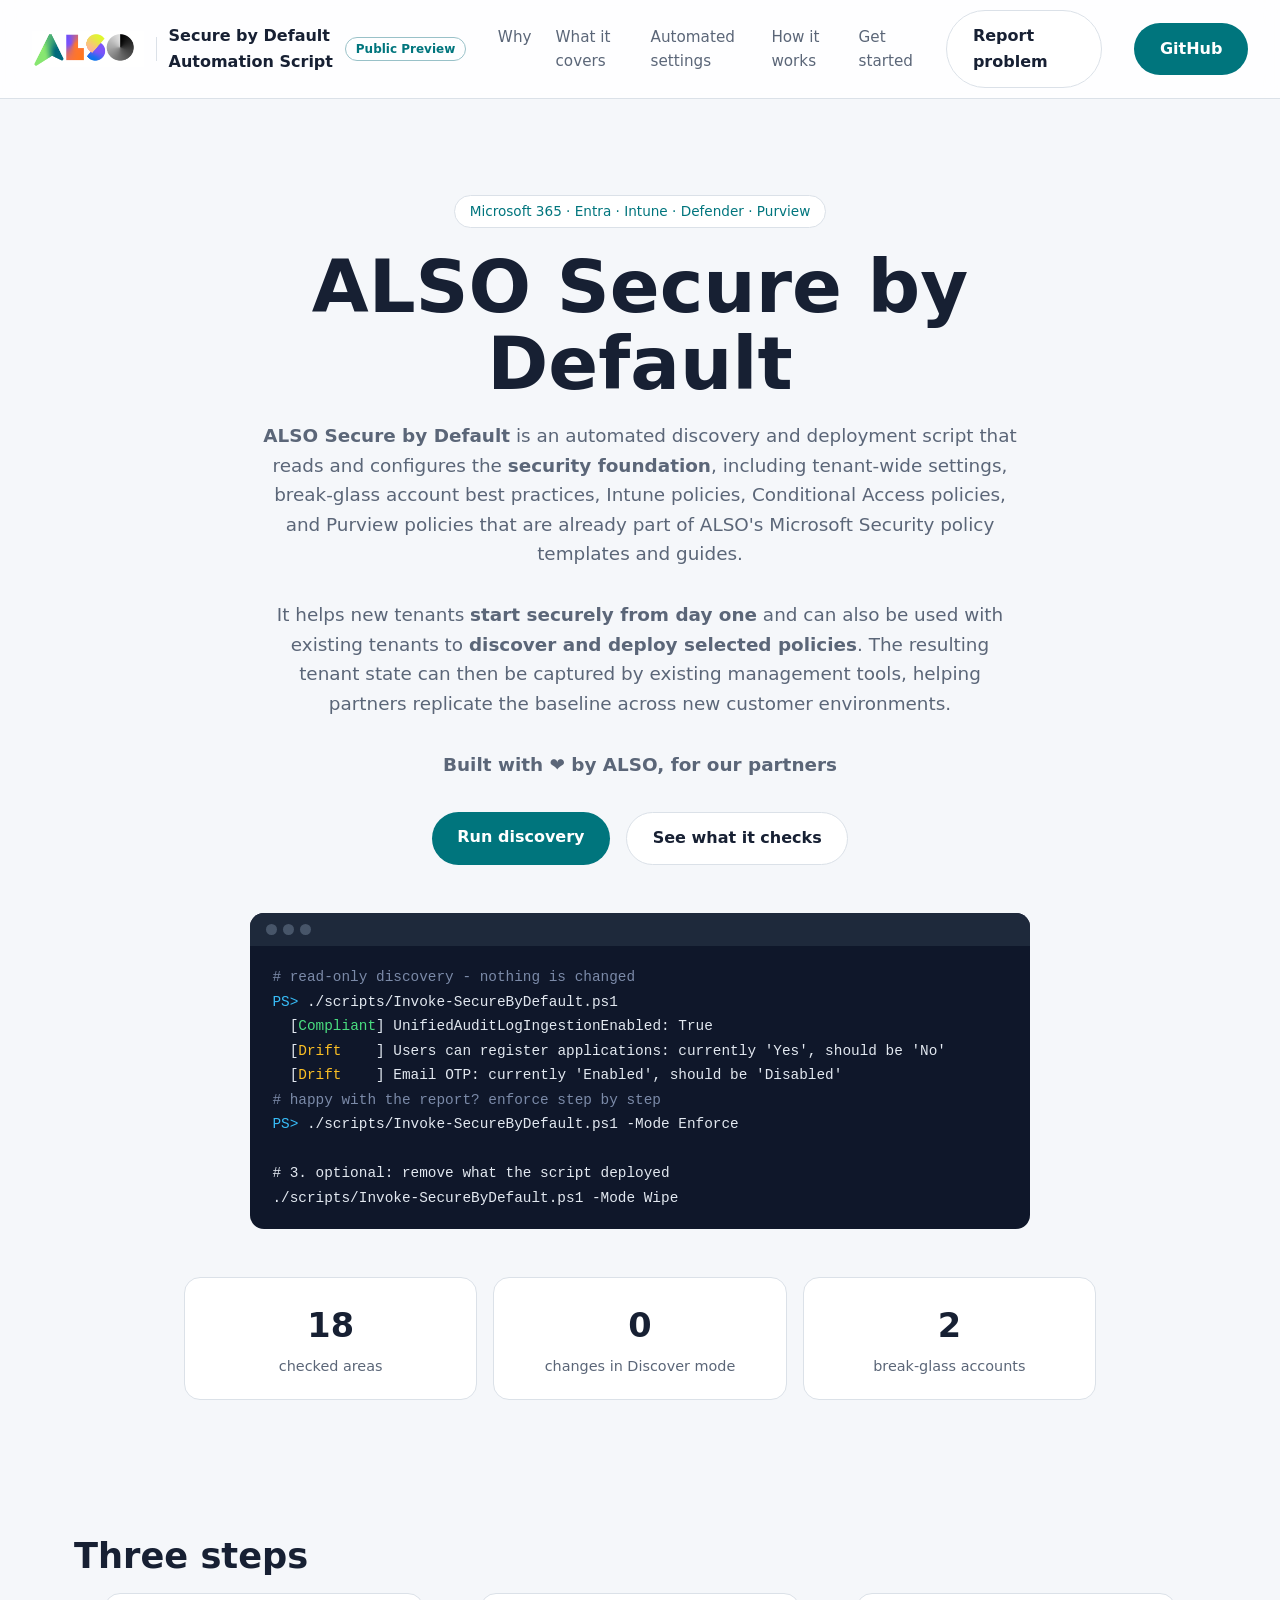
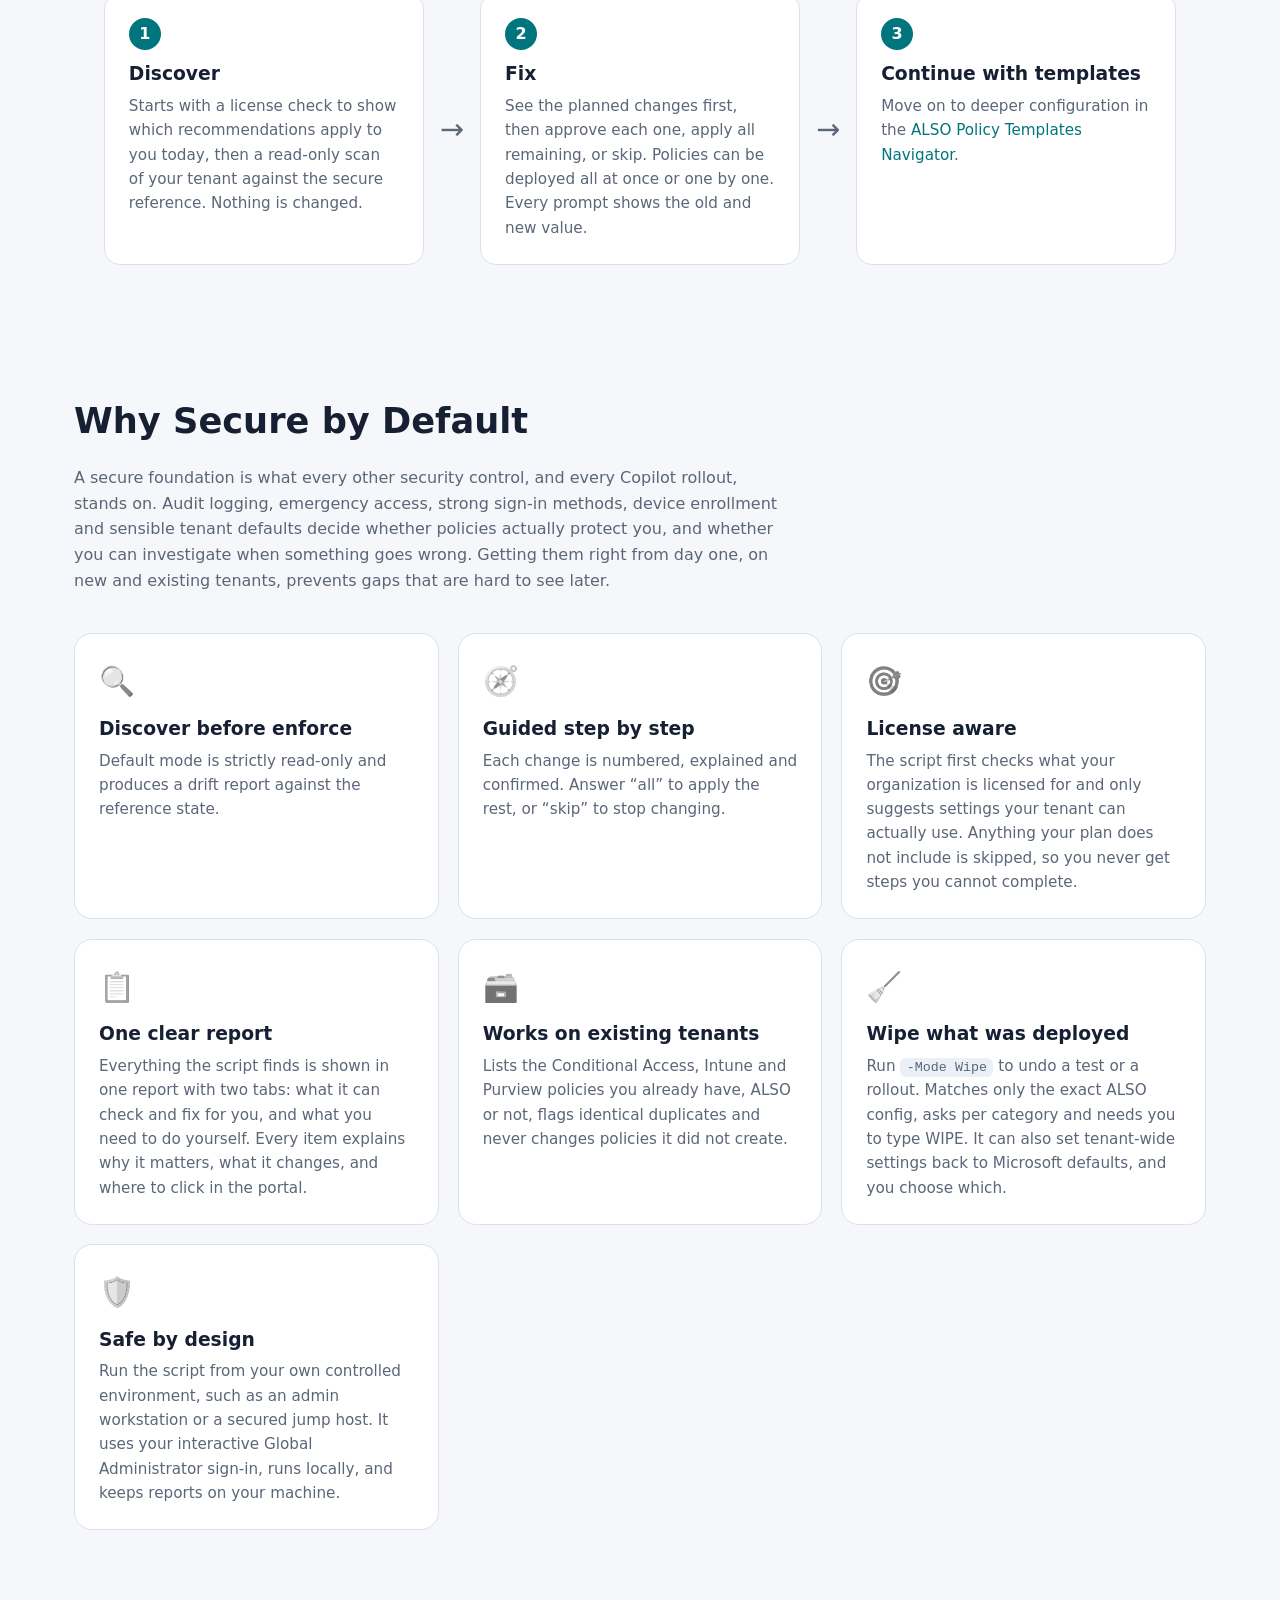
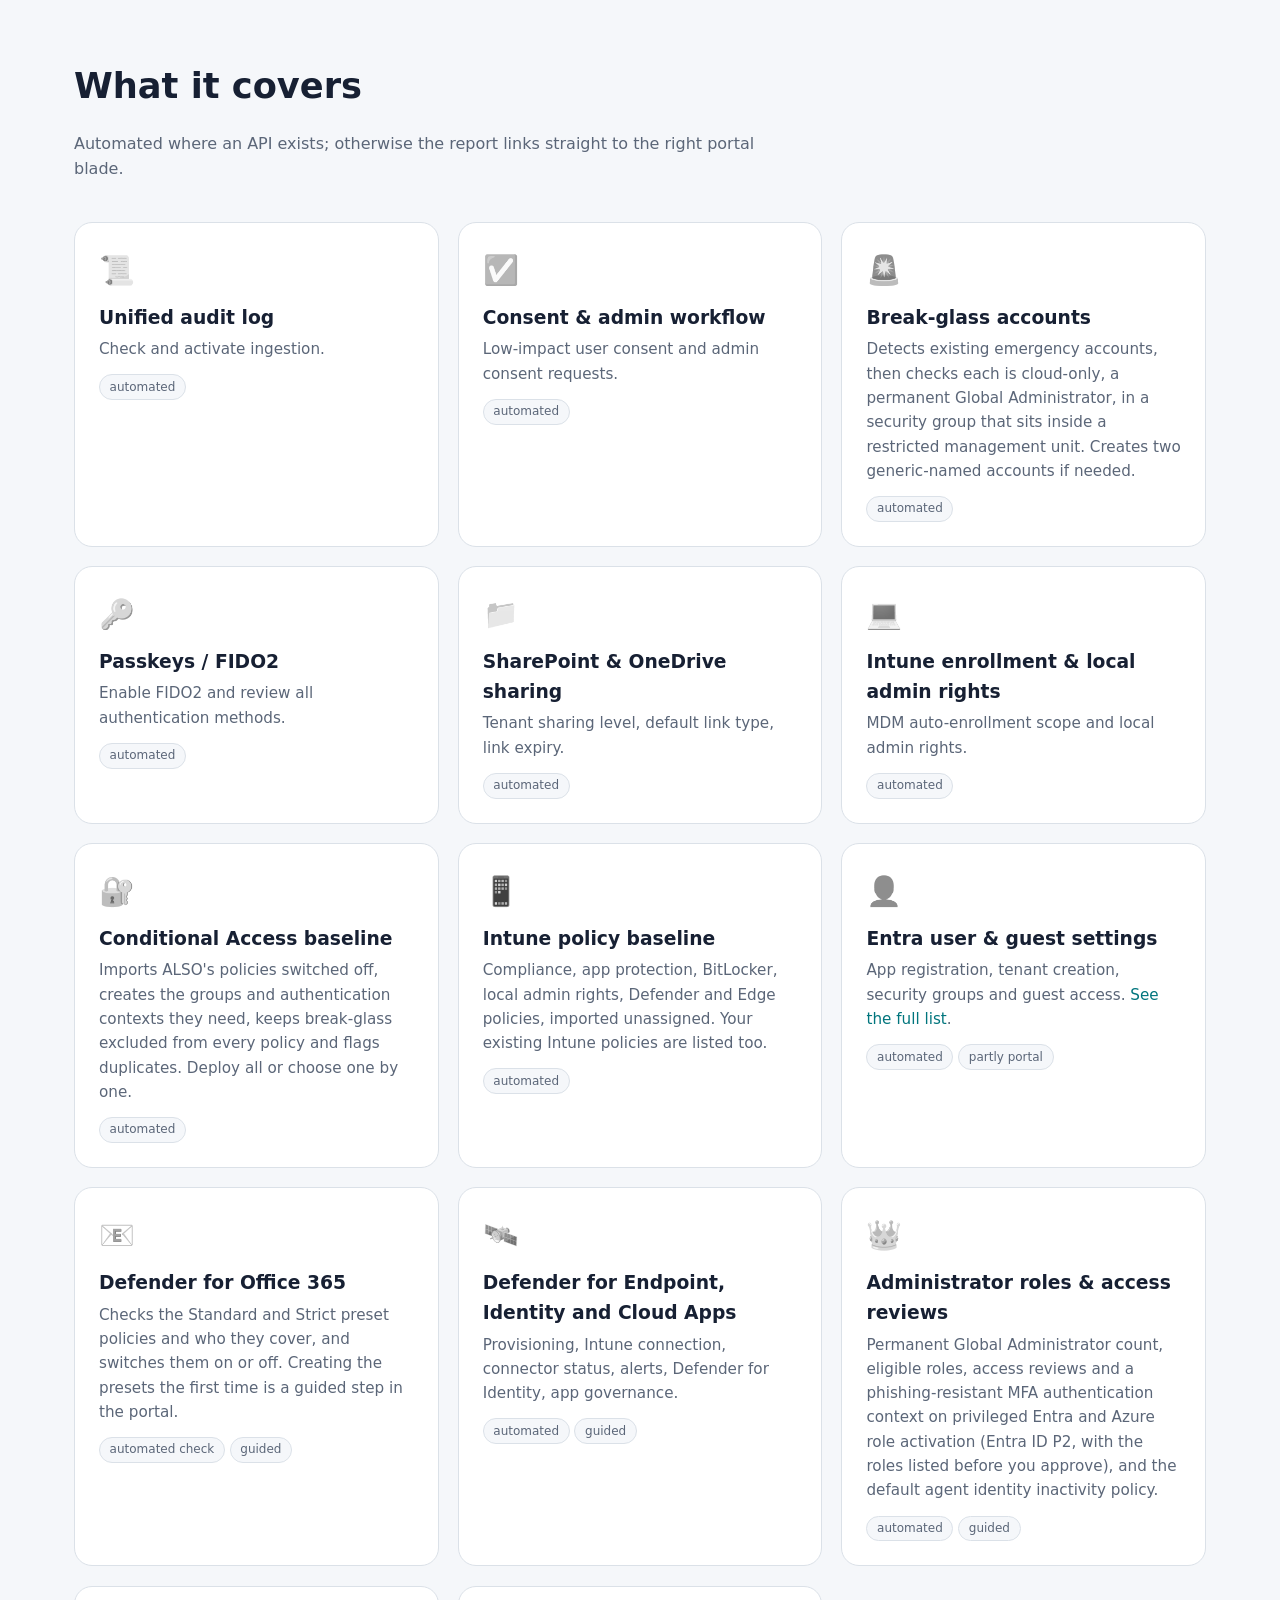
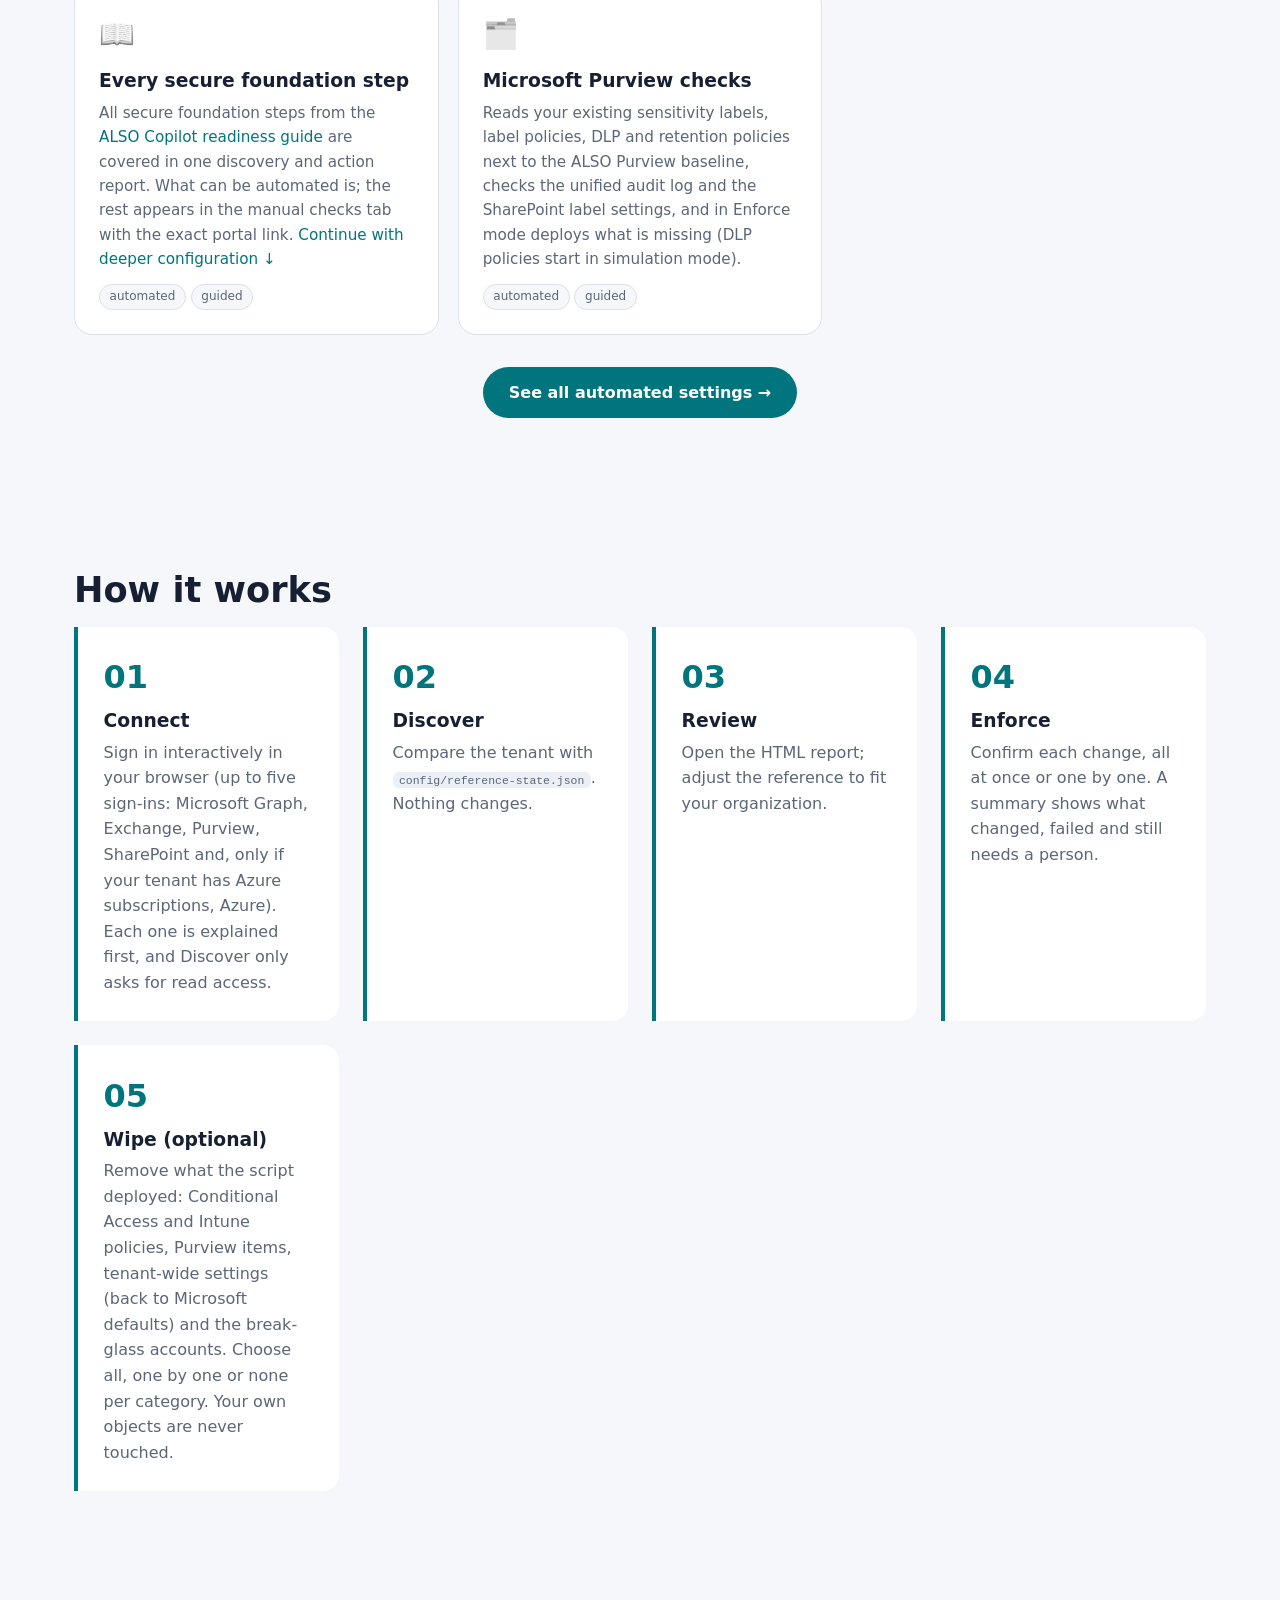
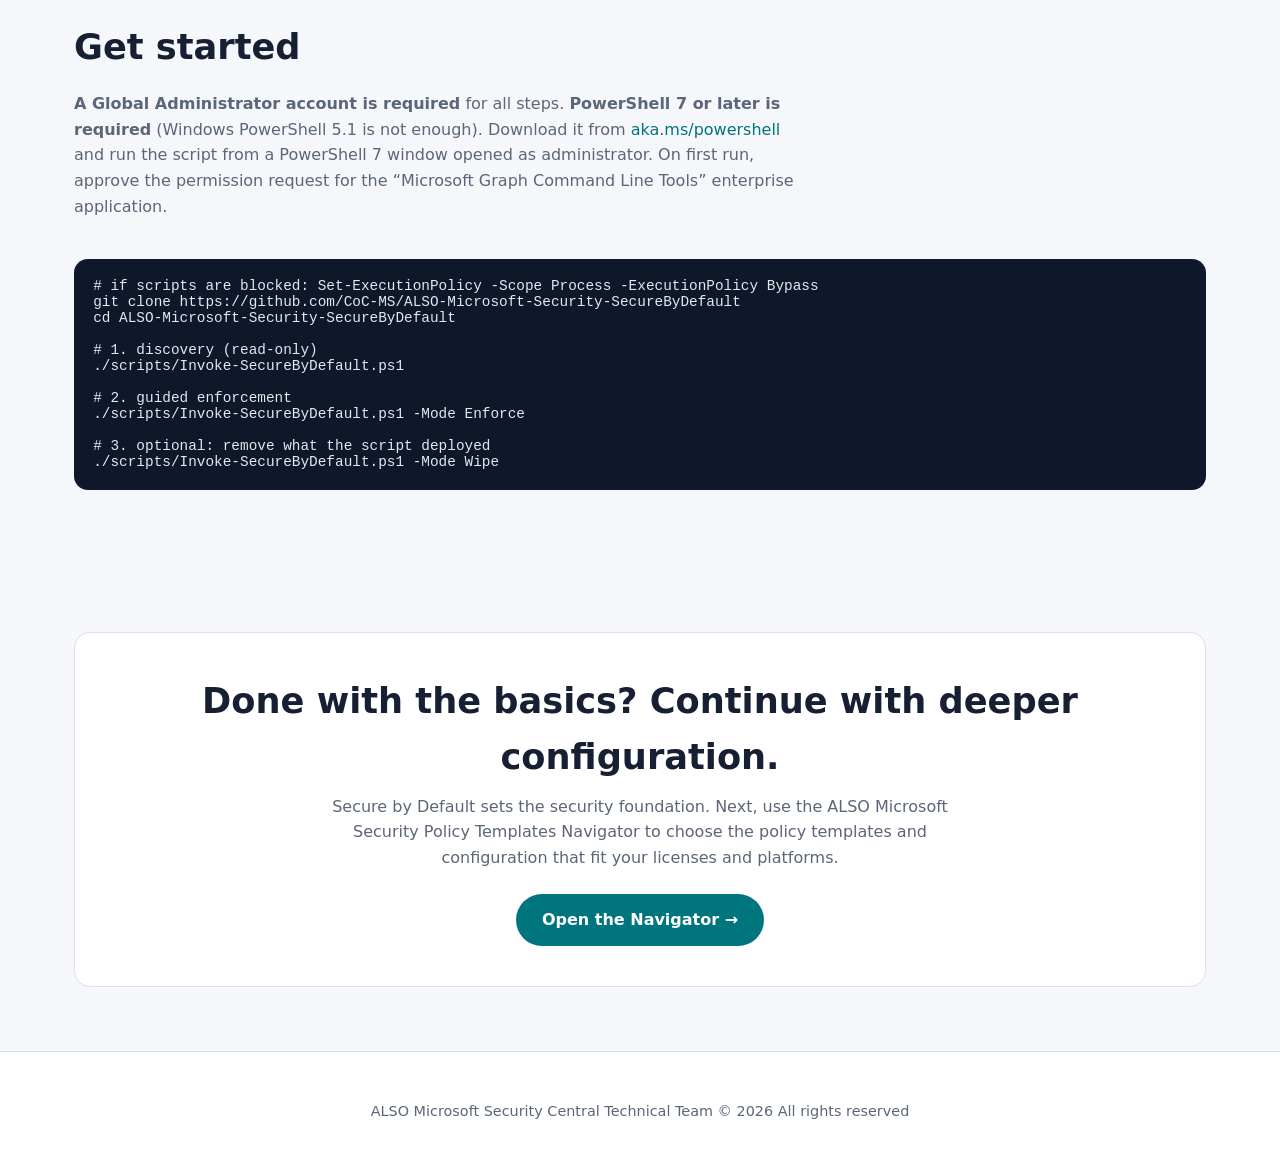
<file: docs/index.html>
<!doctype html>
<html lang="en">
<head>
<meta charset="utf-8">
<meta name="viewport" content="width=device-width,initial-scale=1">
<title>ALSO Secure by Default - secure Microsoft 365 tenants from day 1</title>
<meta name="description" content="Automation script that sets tenant-wide Microsoft 365 security prerequisites not covered by ALSO JSON configuration files. Discover first, enforce second.">
<link rel="stylesheet" href="style.css">
</head>
<body>
<header>
  <a class="logo" href="#top" aria-label="ALSO Secure by Default"><img src="also-logo.png" alt="ALSO"><span class="brand-divider"></span><span class="brand-product">Secure by Default Automation Script</span><span class="brand-preview">Public Preview</span></a>
  <nav><a href="#why">Why</a><a href="#covers">What it covers</a><a href="automated-settings.html">Automated settings</a><a href="#how">How it works</a><a href="#start">Get started</a></nav>
  <a class="btn ghost" href="https://github.com/CoC-MS/ALSO-Microsoft-Security-SecureByDefault/issues/new/choose" title="Report a problem on GitHub (sign-in required)">Report problem</a>
  <a class="btn" href="https://github.com/CoC-MS/ALSO-Microsoft-Security-SecureByDefault">GitHub</a>
</header>

<main id="top">
<div class="hero">
  <span class="pill">Microsoft 365 &middot; Entra &middot; Intune &middot; Defender &middot; Purview</span>
  <h1>ALSO Secure by Default</h1>
  <p><b>ALSO Secure by Default</b> is an automated discovery and deployment script that reads and configures the <b>security foundation</b>, including tenant-wide settings, break-glass account best practices, Intune policies, Conditional Access policies, and Purview policies that are already part of ALSO's Microsoft Security policy templates and guides.</p>
  <p>It helps new tenants <b>start securely from day one</b> and can also be used with existing tenants to <b>discover and deploy selected policies</b>. The resulting tenant state can then be captured by existing management tools, helping partners replicate the baseline across new customer environments.</p>
  <p><b>Built with &#10084;&#65039; by ALSO, for our partners</b></p>
  <div class="cta"><a class="btn" href="#start">Run discovery</a><a class="btn ghost" href="#covers">See what it checks</a></div>
  <div class="term"><div class="bar"><i></i><i></i><i></i></div>
<pre><span class="c"># read-only discovery - nothing is changed</span>
<span class="b">PS&gt;</span> ./scripts/Invoke-SecureByDefault.ps1
  [<span class="g">Compliant</span>] UnifiedAuditLogIngestionEnabled: True
  [<span class="y">Drift    </span>] Users can register applications: currently 'Yes', should be 'No'
  [<span class="y">Drift    </span>] Email OTP: currently 'Enabled', should be 'Disabled'
<span class="c"># happy with the report? enforce step by step</span>
<span class="b">PS&gt;</span> ./scripts/Invoke-SecureByDefault.ps1 -Mode Enforce

# 3. optional: remove what the script deployed
./scripts/Invoke-SecureByDefault.ps1 -Mode Wipe</pre></div>
  <div class="stats">
    <div class="stat"><b>18</b><span>checked areas</span></div>
    <div class="stat"><b>0</b><span>changes in Discover mode</span></div>
    <div class="stat"><b>2</b><span>break-glass accounts</span></div>
  </div>
</div>

<section id="flow">
  <h2 class="reveal">Three steps</h2>
  
  <div class="flow">
    <div class="flow-step reveal"><span class="n">1</span><h3>Discover</h3><p>Starts with a license check to show which recommendations apply to you today, then a read-only scan of your tenant against the secure reference. Nothing is changed.</p></div>
    <div class="flow-arrow" aria-hidden="true">&rarr;</div>
    <div class="flow-step reveal"><span class="n">2</span><h3>Fix</h3><p>See the planned changes first, then approve each one, apply all remaining, or skip. Policies can be deployed all at once or one by one. Every prompt shows the old and new value.</p></div>
    <div class="flow-arrow" aria-hidden="true">&rarr;</div>
    <div class="flow-step reveal"><span class="n">3</span><h3>Continue with templates</h3><p>Move on to deeper configuration in the <a href="https://coc-ms.github.io/ALSO-security-policy-templates-navigator/">ALSO Policy Templates Navigator</a>.</p></div>
  </div>
</section>



<section id="why">
  <h2 class="reveal">Why Secure by Default</h2>
  <p class="sub reveal">A secure foundation is what every other security control, and every Copilot rollout, stands on. Audit logging, emergency access, strong sign-in methods, device enrollment and sensible tenant defaults decide whether policies actually protect you, and whether you can investigate when something goes wrong. Getting them right from day one, on new and existing tenants, prevents gaps that are hard to see later.</p>
  <div class="grid">
    <div class="card reveal"><div class="ic">🔍</div><h3>Discover before enforce</h3><p>Default mode is strictly read-only and produces a drift report against the reference state.</p></div>
    <div class="card reveal"><div class="ic">🧭</div><h3>Guided step by step</h3><p>Each change is numbered, explained and confirmed. Answer &ldquo;all&rdquo; to apply the rest, or &ldquo;skip&rdquo; to stop changing.</p></div>
    <div class="card reveal"><div class="ic">🎯</div><h3>License aware</h3><p>The script first checks what your organization is licensed for and only suggests settings your tenant can actually use. Anything your plan does not include is skipped, so you never get steps you cannot complete.</p></div>
    <div class="card reveal"><div class="ic">📋</div><h3>One clear report</h3><p>Everything the script finds is shown in one report with two tabs: what it can check and fix for you, and what you need to do yourself. Every item explains why it matters, what it changes, and where to click in the portal.</p></div>
    <div class="card reveal"><div class="ic">🗃️</div><h3>Works on existing tenants</h3><p>Lists the Conditional Access, Intune and Purview policies you already have, ALSO or not, flags identical duplicates and never changes policies it did not create.</p></div>
    <div class="card reveal"><div class="ic">🧹</div><h3>Wipe what was deployed</h3><p>Run <code>-Mode Wipe</code> to undo a test or a rollout. Matches only the exact ALSO config, asks per category and needs you to type WIPE. It can also set tenant-wide settings back to Microsoft defaults, and you choose which.</p></div>
<div class="card reveal"><div class="ic">🛡️</div><h3>Safe by design</h3><p>Run the script from your own controlled environment, such as an admin workstation or a secured jump host. It uses your interactive Global Administrator sign-in, runs locally, and keeps reports on your machine.</p></div>
  </div>
</section>

<section id="covers">
  <h2 class="reveal">What it covers</h2>
  <p class="sub reveal">Automated where an API exists; otherwise the report links straight to the right portal blade.</p>
  <div class="grid">
    <div class="card reveal"><div class="ic">📜</div><h3>Unified audit log</h3><p>Check and activate ingestion.</p><span class="tag auto">automated</span></div>
    <div class="card reveal"><div class="ic">✅</div><h3>Consent &amp; admin workflow</h3><p>Low-impact user consent and admin consent requests.</p><span class="tag auto">automated</span></div>
    <div class="card reveal"><div class="ic">🚨</div><h3>Break-glass accounts</h3><p>Detects existing emergency accounts, then checks each is cloud-only, a permanent Global Administrator, in a security group that sits inside a restricted management unit. Creates two generic-named accounts if needed.</p><span class="tag auto">automated</span></div>
    <div class="card reveal"><div class="ic">🔑</div><h3>Passkeys / FIDO2</h3><p>Enable FIDO2 and review all authentication methods.</p><span class="tag auto">automated</span></div>
    <div class="card reveal"><div class="ic">📁</div><h3>SharePoint &amp; OneDrive sharing</h3><p>Tenant sharing level, default link type, link expiry.</p><span class="tag auto">automated</span></div>
    <div class="card reveal"><div class="ic">💻</div><h3>Intune enrollment &amp; local admin rights</h3><p>MDM auto-enrollment scope and local admin rights.</p><span class="tag auto">automated</span></div>
    <div class="card reveal"><div class="ic">🔐</div><h3>Conditional Access baseline</h3><p>Imports ALSO's policies switched off, creates the groups and authentication contexts they need, keeps break-glass excluded from every policy and flags duplicates. Deploy all or choose one by one.</p><span class="tag auto">automated</span></div>
    <div class="card reveal"><div class="ic">📱</div><h3>Intune policy baseline</h3><p>Compliance, app protection, BitLocker, local admin rights, Defender and Edge policies, imported unassigned. Your existing Intune policies are listed too.</p><span class="tag auto">automated</span></div>
    <div class="card reveal"><div class="ic">👤</div><h3>Entra user &amp; guest settings</h3><p>App registration, tenant creation, security groups and guest access. <a href="automated-settings.html">See the full list</a>.</p><span class="tag auto">automated</span><span class="tag man">partly portal</span></div>
    <div class="card reveal"><div class="ic">📧</div><h3>Defender for Office 365</h3><p>Checks the Standard and Strict preset policies and who they cover, and switches them on or off. Creating the presets the first time is a guided step in the portal.</p><span class="tag auto">automated check</span><span class="tag man">guided</span></div>
    <div class="card reveal"><div class="ic">🛰️</div><h3>Defender for Endpoint, Identity and Cloud Apps</h3><p>Provisioning, Intune connection, connector status, alerts, Defender for Identity, app governance.</p><span class="tag auto">automated</span><span class="tag man">guided</span></div>
    <div class="card reveal"><div class="ic">👑</div><h3>Administrator roles &amp; access reviews</h3><p>Permanent Global Administrator count, eligible roles, access reviews and a phishing-resistant MFA authentication context on privileged Entra and Azure role activation (Entra ID P2, with the roles listed before you approve), and the default agent identity inactivity policy.</p><span class="tag auto">automated</span><span class="tag man">guided</span></div>
    <div class="card reveal"><div class="ic">📖</div><h3>Every secure foundation step</h3><p>All secure foundation steps from the <a href="https://coc-ms.github.io/ALSO-Microsoft-Security-Fundamentals-and-Copilot-Readiness/" target="_blank" rel="noopener">ALSO Copilot readiness guide</a> are covered in one discovery and action report. What can be automated is; the rest appears in the manual checks tab with the exact portal link. <a href="#next">Continue with deeper configuration &darr;</a></p><span class="tag auto">automated</span><span class="tag man">guided</span></div>
    <div class="card reveal"><div class="ic">🗂️</div><h3>Microsoft Purview checks</h3><p>Reads your existing sensitivity labels, label policies, DLP and retention policies next to the ALSO Purview baseline, checks the unified audit log and the SharePoint label settings, and in Enforce mode deploys what is missing (DLP policies start in simulation mode).</p><span class="tag auto">automated</span><span class="tag man">guided</span></div>
  </div>
  <p style="text-align:center;margin-top:32px"><a class="btn" href="automated-settings.html">See all automated settings &rarr;</a></p>
</section>

<section id="how">
  <h2 class="reveal">How it works</h2>
  <div class="timeline">
    <div class="step reveal"><h3>Connect</h3><p>Sign in interactively in your browser (up to five sign-ins: Microsoft Graph, Exchange, Purview, SharePoint and, only if your tenant has Azure subscriptions, Azure). Each one is explained first, and Discover only asks for read access.</p></div>
    <div class="step reveal"><h3>Discover</h3><p>Compare the tenant with <code>config/reference-state.json</code>. Nothing changes.</p></div>
    <div class="step reveal"><h3>Review</h3><p>Open the HTML report; adjust the reference to fit your organization.</p></div>
    <div class="step reveal"><h3>Enforce</h3><p>Confirm each change, all at once or one by one. A summary shows what changed, failed and still needs a person.</p></div>
<div class="step reveal"><h3>Wipe (optional)</h3><p>Remove what the script deployed: Conditional Access and Intune policies, Purview items, tenant-wide settings (back to Microsoft defaults) and the break-glass accounts. Choose all, one by one or none per category. Your own objects are never touched.</p></div>
  </div>
</section>

<section id="start">
  <h2 class="reveal">Get started</h2>
  <p class="sub reveal"><strong>A Global Administrator account is required</strong> for all steps. <strong>PowerShell 7 or later is required</strong> (Windows PowerShell 5.1 is not enough). Download it from <a href="https://aka.ms/powershell" target="_blank" rel="noopener">aka.ms/powershell</a> and run the script from a PowerShell 7 window opened as administrator. On first run, approve the permission request for the &ldquo;Microsoft Graph Command Line Tools&rdquo; enterprise application.</p>
<pre class="code reveal"># if scripts are blocked: Set-ExecutionPolicy -Scope Process -ExecutionPolicy Bypass
git clone https://github.com/CoC-MS/ALSO-Microsoft-Security-SecureByDefault
cd ALSO-Microsoft-Security-SecureByDefault

# 1. discovery (read-only)
./scripts/Invoke-SecureByDefault.ps1

# 2. guided enforcement
./scripts/Invoke-SecureByDefault.ps1 -Mode Enforce

# 3. optional: remove what the script deployed
./scripts/Invoke-SecureByDefault.ps1 -Mode Wipe</pre>
</section>
<section id="next">
  <div class="next-box reveal">
    <h2>Done with the basics? Continue with deeper configuration.</h2>
    <p>Secure by Default sets the security foundation. Next, use the ALSO Microsoft Security Policy Templates Navigator to choose the policy templates and configuration that fit your licenses and platforms.</p>
    <a class="btn" href="https://coc-ms.github.io/ALSO-security-policy-templates-navigator/">Open the Navigator &rarr;</a>
  </div>
</section>
</main>
<footer>ALSO Microsoft Security Central Technical Team &copy; 2026 All rights reserved</footer>
<script>
const io=new IntersectionObserver(e=>e.forEach(x=>{if(x.isIntersecting){x.target.classList.add('in');io.unobserve(x.target)}}),{threshold:.12});
document.querySelectorAll('.reveal').forEach(el=>io.observe(el));
</script>
</body>
</html>
</file>
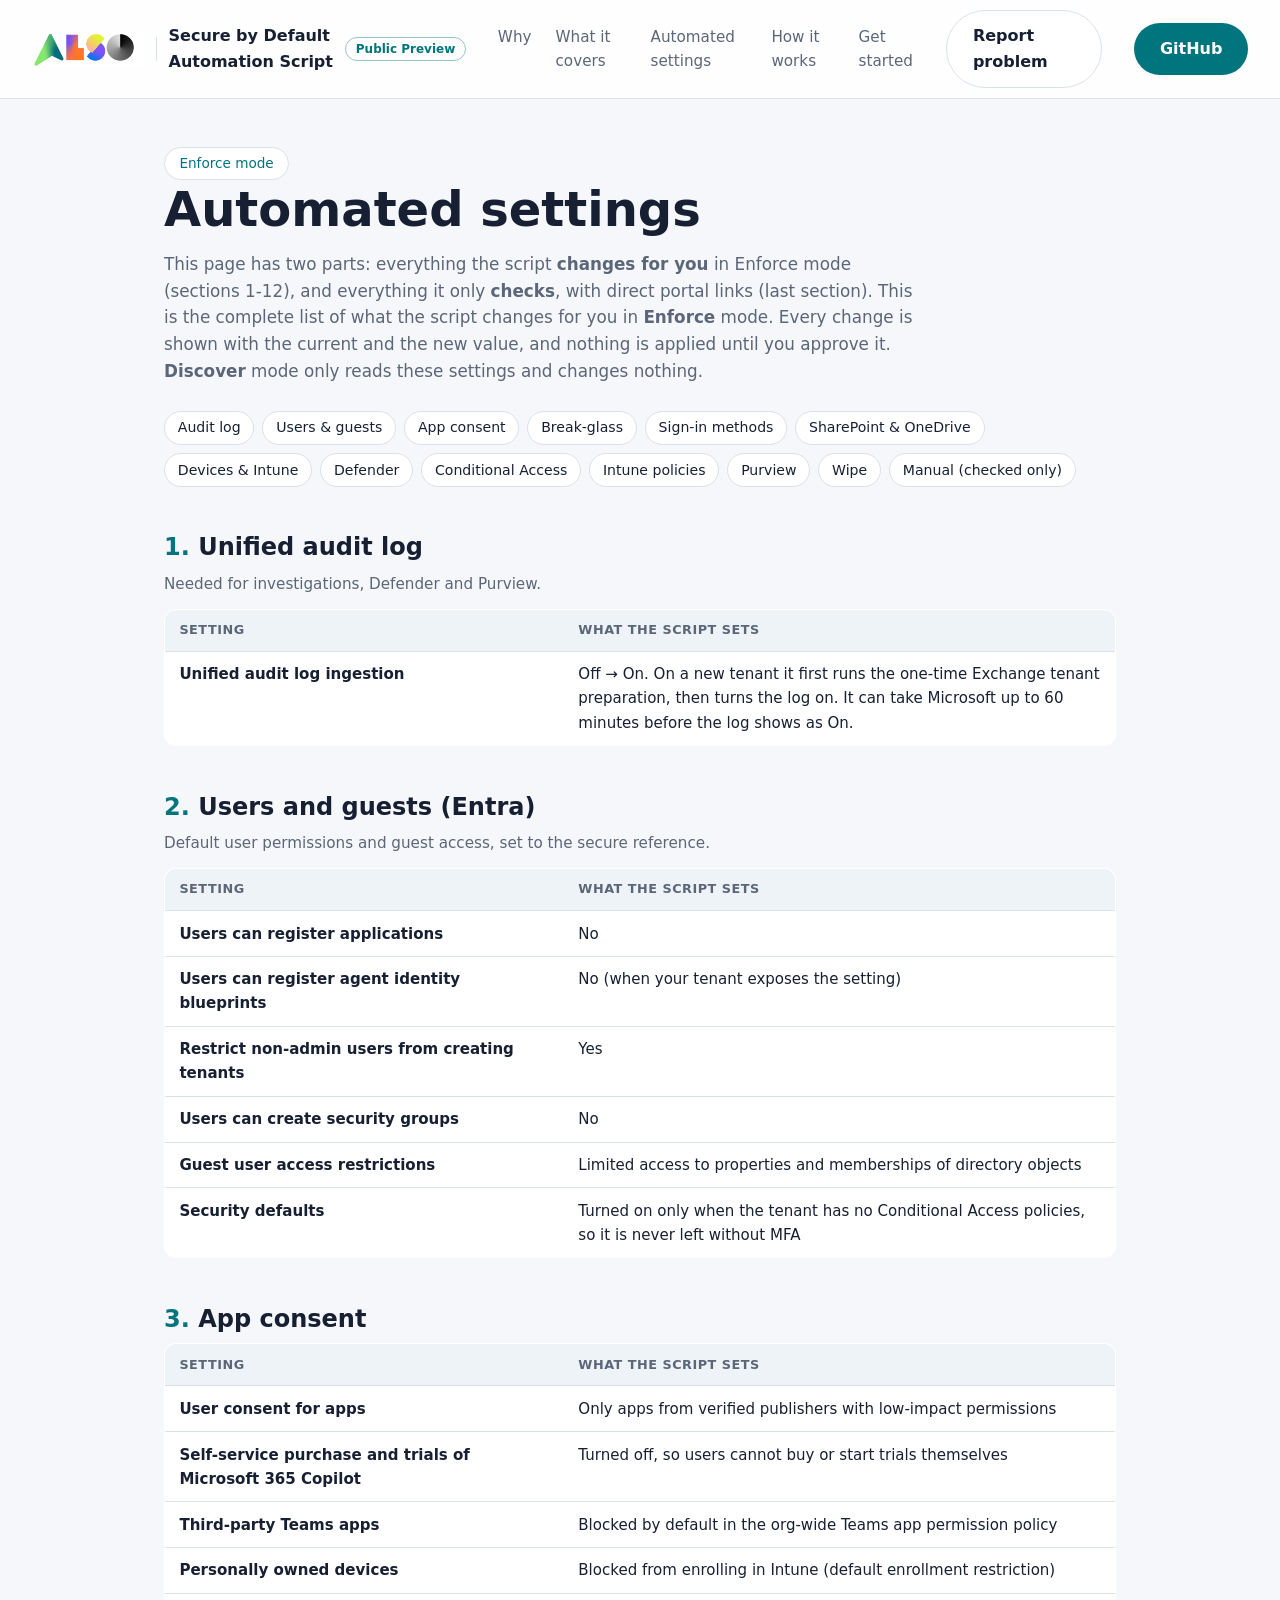
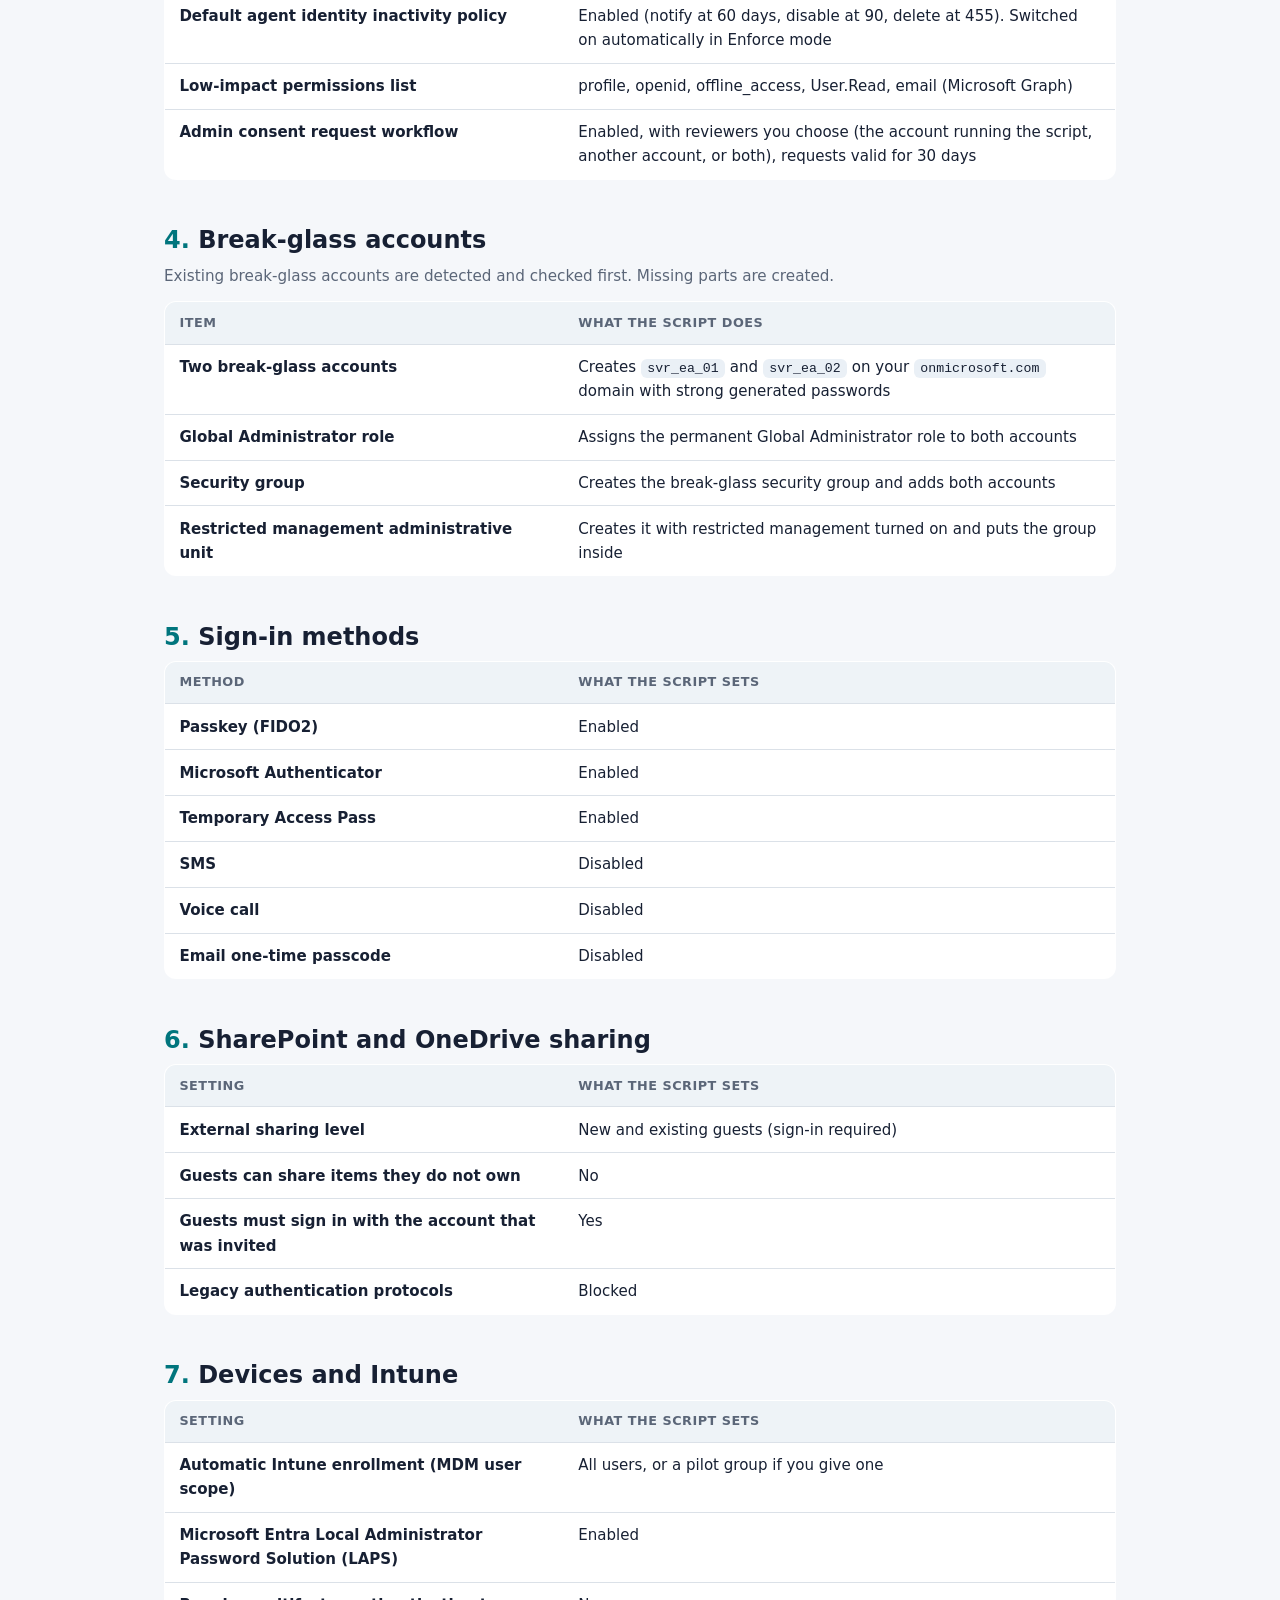
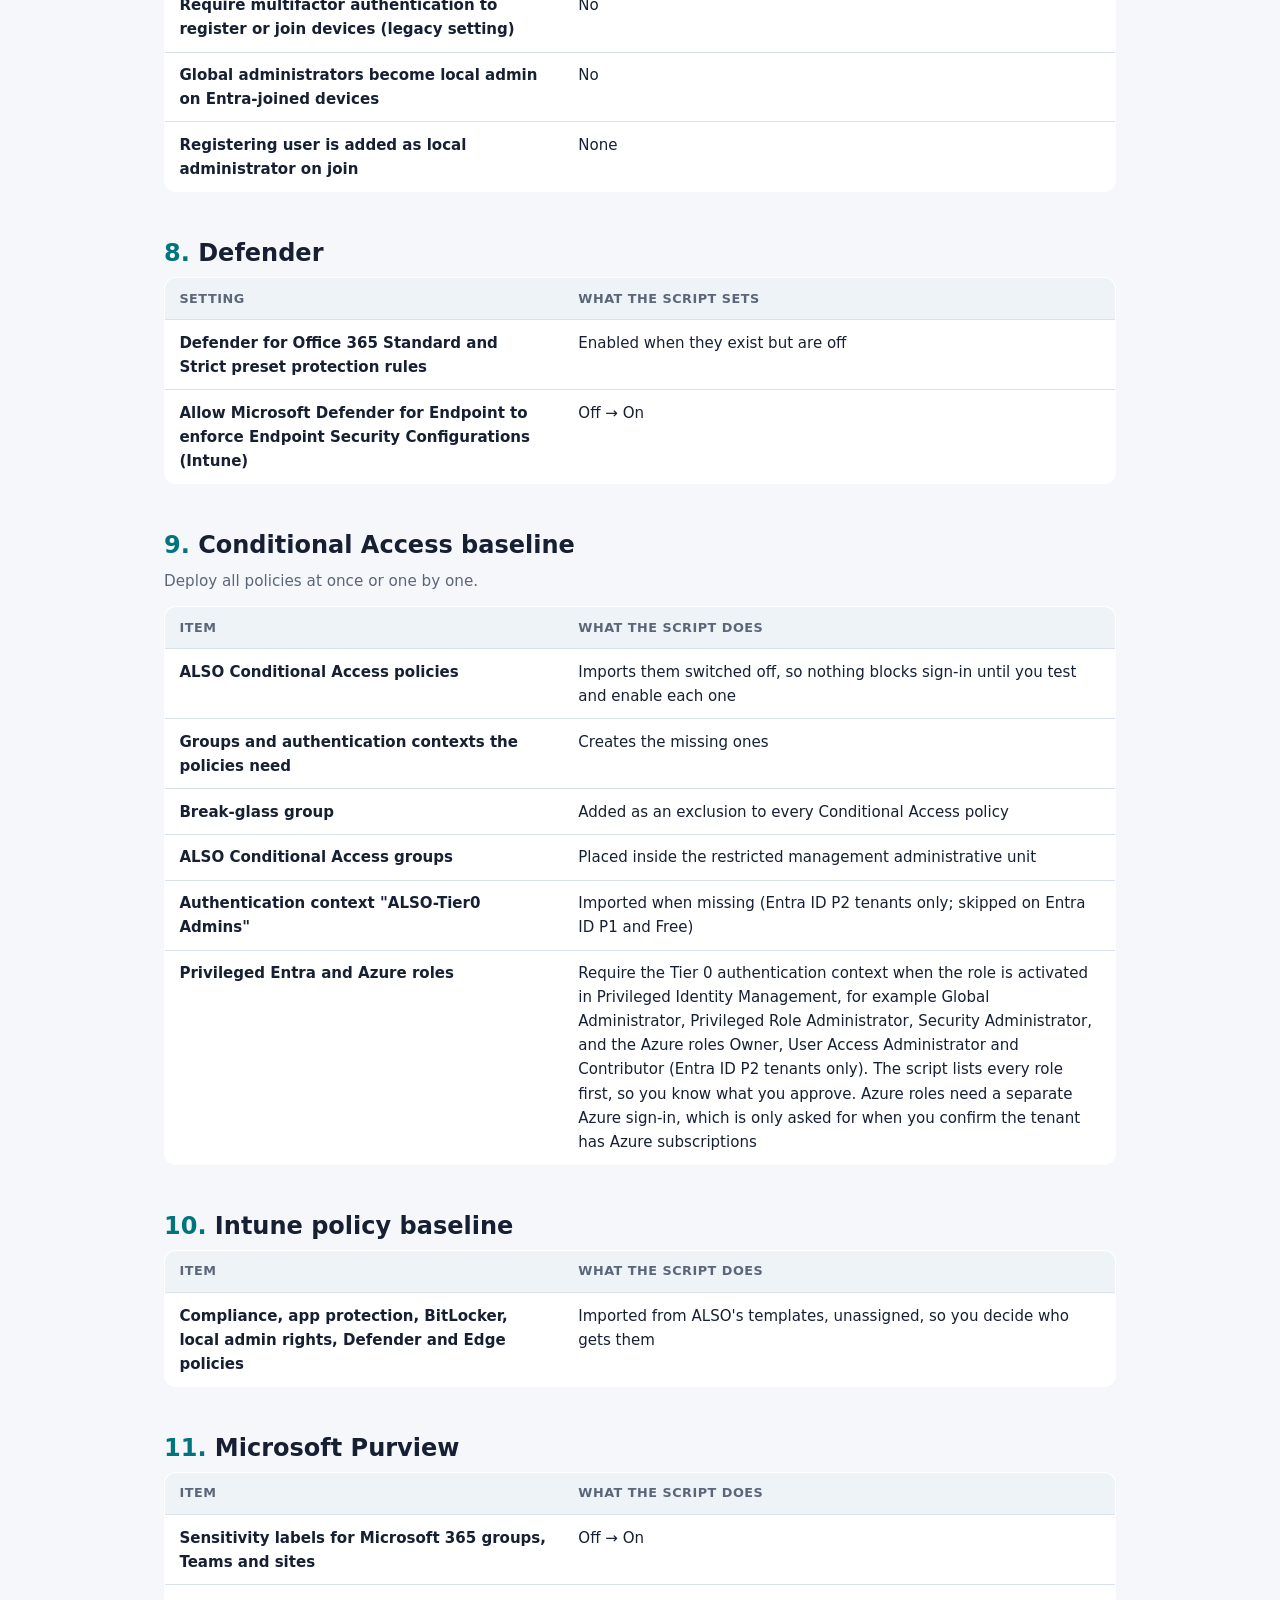
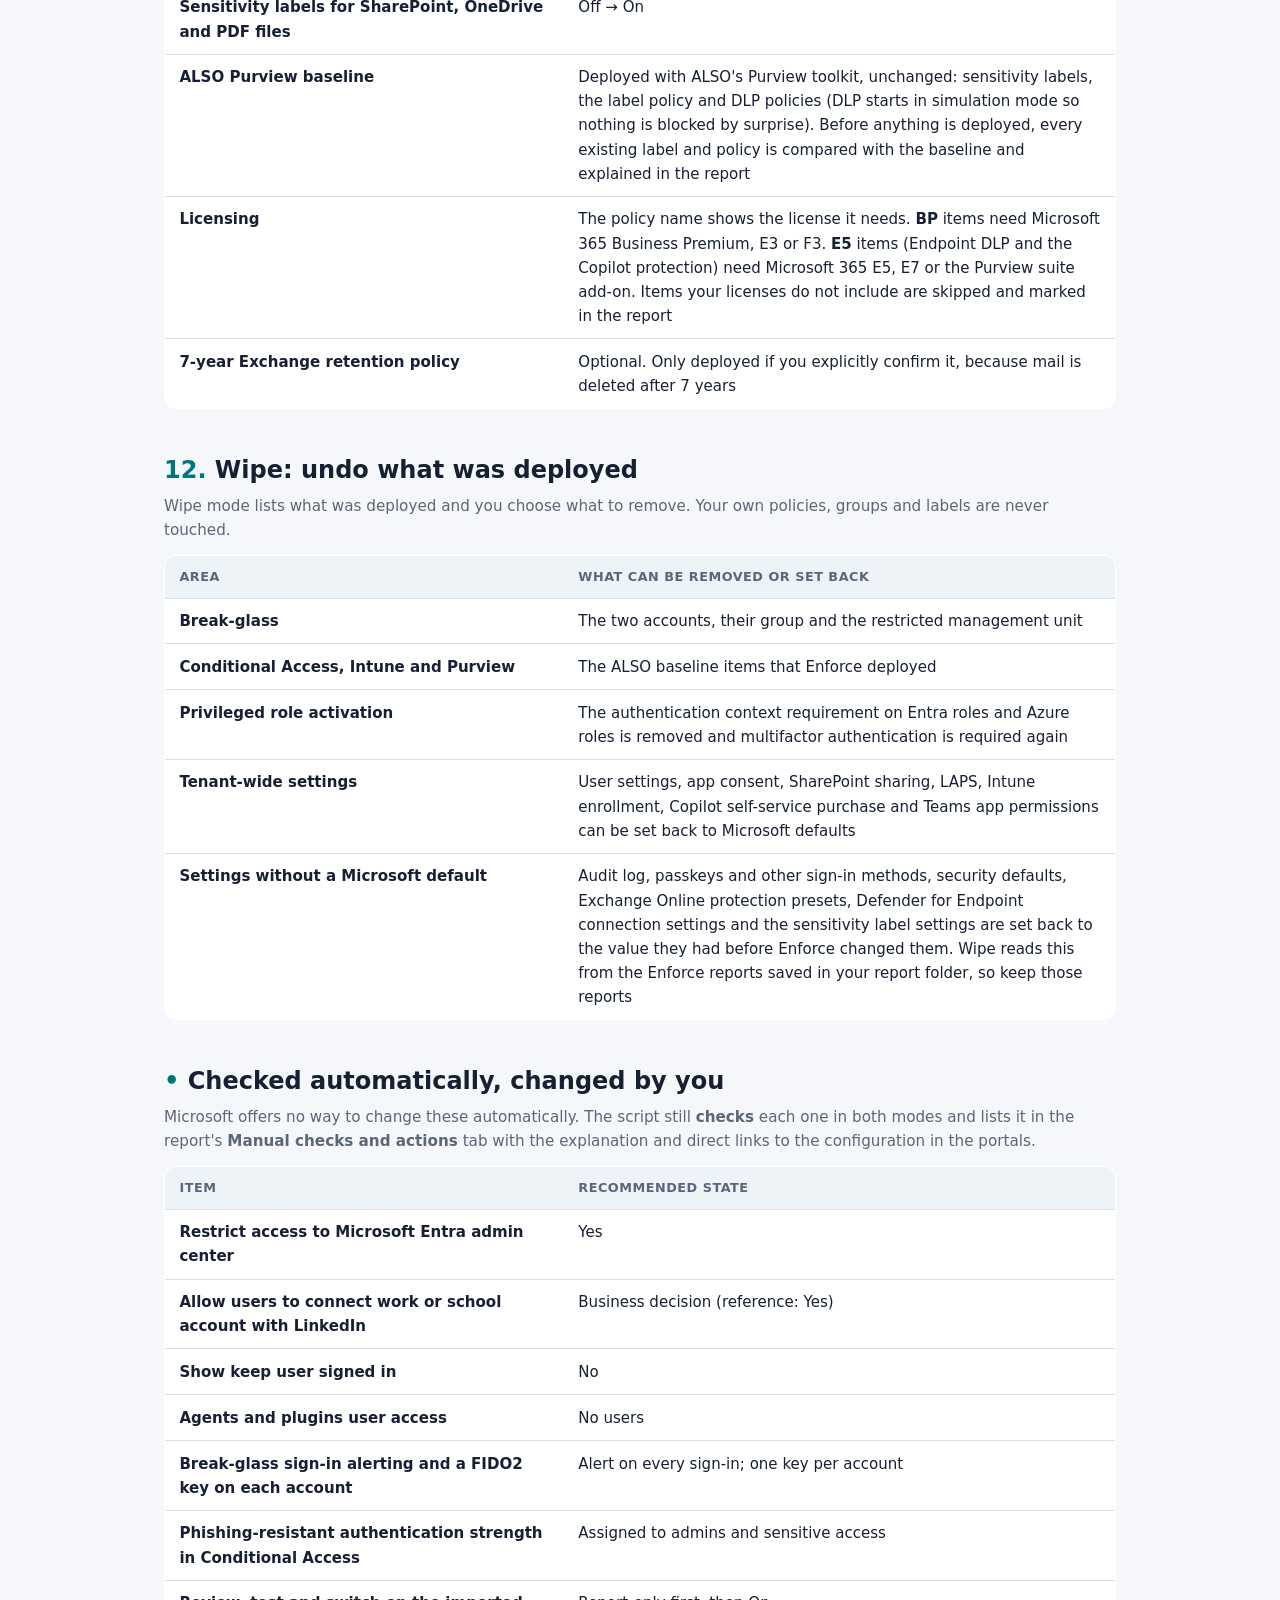
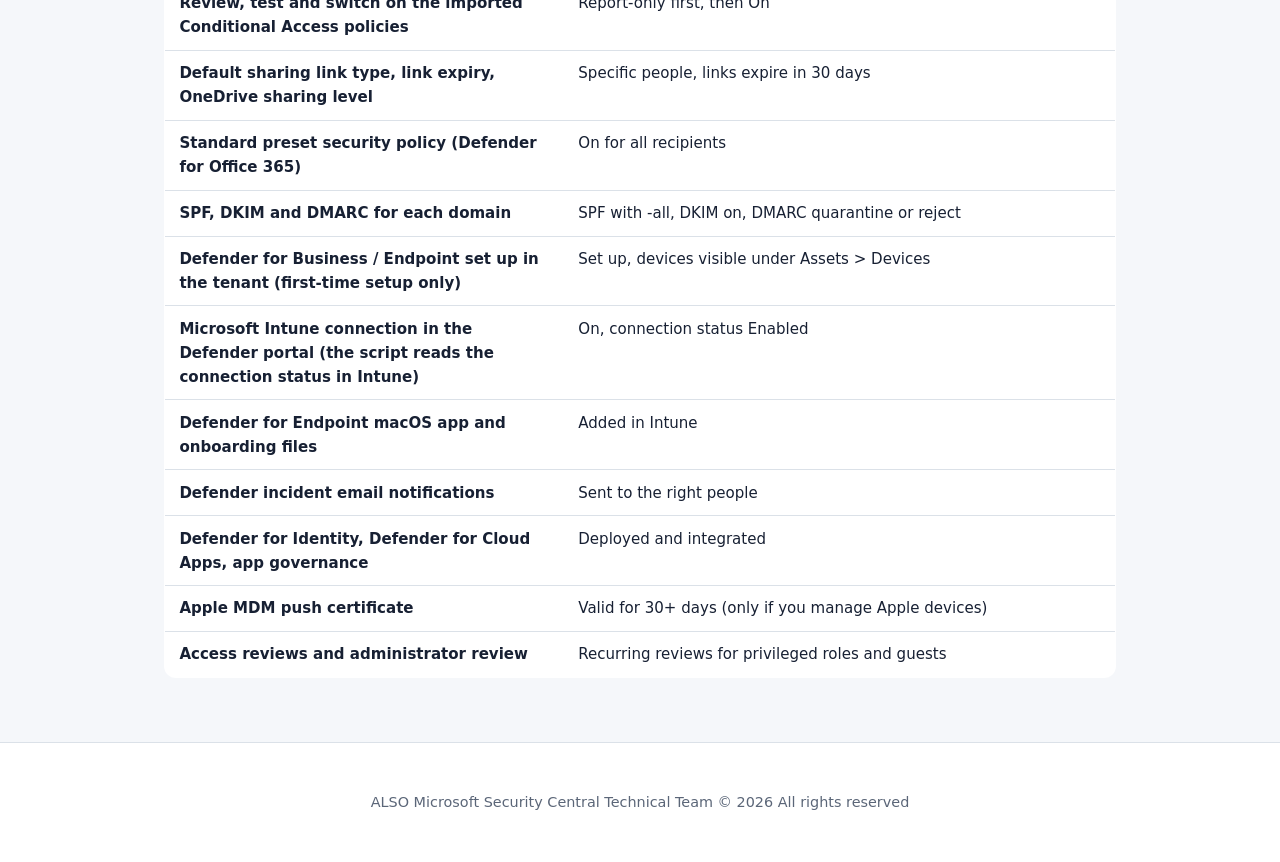
<file: docs/automated-settings.html>
<!doctype html>
<html lang="en">
<head>
<meta charset="utf-8">
<meta name="viewport" content="width=device-width,initial-scale=1">
<title>Automated settings - ALSO Secure by Default</title>
<meta name="description" content="Every tenant setting that ALSO Secure by Default checks and changes automatically in Enforce mode.">
<link rel="stylesheet" href="style.css">
<style>
.page{max-width:1000px;margin:auto;padding:3rem 1.5rem 4rem}
.page h1{font-size:clamp(2rem,4.5vw,3rem);margin:.2rem 0 .6rem}
.page .lead{color:var(--mute);font-size:1.05rem;max-width:760px}
.toc{display:flex;flex-wrap:wrap;gap:.5rem;margin:1.6rem 0 2.4rem}
.toc a{padding:.3rem .8rem;border:1px solid var(--border);border-radius:999px;background:var(--surface);color:var(--text);font-size:.88rem}
.toc a:hover{border-color:var(--teal);color:var(--teal)}
.page h2{margin:2.6rem 0 .3rem;font-size:1.5rem;scroll-margin-top:90px}
.page h2 span{color:var(--teal)}
.page .note{color:var(--mute);margin:0 0 .8rem;font-size:.95rem}
table.set{width:100%;border-collapse:collapse;background:var(--surface);border:1px solid var(--border);border-radius:12px;overflow:hidden;font-size:.94rem}
table.set th,table.set td{text-align:left;padding:.65rem .9rem;border-bottom:1px solid var(--border);vertical-align:top}
table.set th{background:#eef3f7;font-size:.8rem;text-transform:uppercase;letter-spacing:.04em;color:var(--mute)}
table.set tr:last-child td{border-bottom:0}
table.set td:first-child{font-weight:600;width:42%}
.manual li{margin:.3rem 0}
@media(max-width:700px){table.set td:first-child{width:auto}}
</style>
</head>
<body>
<header>
  <a class="logo" href="index.html" aria-label="ALSO Secure by Default"><img src="also-logo.png" alt="ALSO"><span class="brand-divider"></span><span class="brand-product">Secure by Default Automation Script</span><span class="brand-preview">Public Preview</span></a>
  <nav><a href="index.html#why">Why</a><a href="index.html#covers">What it covers</a><a href="automated-settings.html">Automated settings</a><a href="index.html#how">How it works</a><a href="index.html#start">Get started</a></nav>
  <a class="btn ghost" href="https://github.com/CoC-MS/ALSO-Microsoft-Security-SecureByDefault/issues/new/choose" title="Report a problem on GitHub (sign-in required)">Report problem</a>
  <a class="btn" href="https://github.com/CoC-MS/ALSO-Microsoft-Security-SecureByDefault">GitHub</a>
</header>

<main class="page">
  <span class="pill">Enforce mode</span>
  <h1>Automated settings</h1>
  <p class="lead">This page has two parts: everything the script <b>changes for you</b> in Enforce mode (sections 1-12), and everything it only <b>checks</b>, with direct portal links (last section). This is the complete list of what the script changes for you in <b>Enforce</b> mode. Every change is shown with the current and the new value, and nothing is applied until you approve it. <b>Discover</b> mode only reads these settings and changes nothing.</p>

  <div class="toc">
    <a href="#audit">Audit log</a><a href="#identity">Users &amp; guests</a><a href="#consent">App consent</a><a href="#breakglass">Break-glass</a><a href="#signin">Sign-in methods</a><a href="#sharepoint">SharePoint &amp; OneDrive</a><a href="#devices">Devices &amp; Intune</a><a href="#defender">Defender</a><a href="#ca">Conditional Access</a><a href="#intune">Intune policies</a><a href="#purview">Purview</a><a href="#wipe">Wipe</a><a href="#manual">Manual (checked only)</a>
  </div>

  <h2 id="audit"><span>1.</span> Unified audit log</h2>
  <p class="note">Needed for investigations, Defender and Purview.</p>
  <table class="set"><tr><th>Setting</th><th>What the script sets</th></tr>
    <tr><td>Unified audit log ingestion</td><td>Off &rarr; On. On a new tenant it first runs the one-time Exchange tenant preparation, then turns the log on. It can take Microsoft up to 60 minutes before the log shows as On.</td></tr>
  </table>

  <h2 id="identity"><span>2.</span> Users and guests (Entra)</h2>
  <p class="note">Default user permissions and guest access, set to the secure reference.</p>
  <table class="set"><tr><th>Setting</th><th>What the script sets</th></tr>
    <tr><td>Users can register applications</td><td>No</td></tr>
    <tr><td>Users can register agent identity blueprints</td><td>No (when your tenant exposes the setting)</td></tr>
    <tr><td>Restrict non-admin users from creating tenants</td><td>Yes</td></tr>
    <tr><td>Users can create security groups</td><td>No</td></tr>
    <tr><td>Guest user access restrictions</td><td>Limited access to properties and memberships of directory objects</td></tr>
    <tr><td>Security defaults</td><td>Turned on only when the tenant has no Conditional Access policies, so it is never left without MFA</td></tr>
  </table>

  <h2 id="consent"><span>3.</span> App consent</h2>
  <table class="set"><tr><th>Setting</th><th>What the script sets</th></tr>
    <tr><td>User consent for apps</td><td>Only apps from verified publishers with low-impact permissions</td></tr>
    <tr><td>Self-service purchase and trials of Microsoft 365 Copilot</td><td>Turned off, so users cannot buy or start trials themselves</td></tr>
    <tr><td>Third-party Teams apps</td><td>Blocked by default in the org-wide Teams app permission policy</td></tr>
    <tr><td>Personally owned devices</td><td>Blocked from enrolling in Intune (default enrollment restriction)</td></tr>
    <tr><td>Default agent identity inactivity policy</td><td>Enabled (notify at 60 days, disable at 90, delete at 455). Switched on automatically in Enforce mode</td></tr>
    <tr><td>Low-impact permissions list</td><td>profile, openid, offline_access, User.Read, email (Microsoft Graph)</td></tr>
    <tr><td>Admin consent request workflow</td><td>Enabled, with reviewers you choose (the account running the script, another account, or both), requests valid for 30 days</td></tr>
  </table>

  <h2 id="breakglass"><span>4.</span> Break-glass accounts</h2>
  <p class="note">Existing break-glass accounts are detected and checked first. Missing parts are created.</p>
  <table class="set"><tr><th>Item</th><th>What the script does</th></tr>
    <tr><td>Two break-glass accounts</td><td>Creates <code>svr_ea_01</code> and <code>svr_ea_02</code> on your <code>onmicrosoft.com</code> domain with strong generated passwords</td></tr>
    <tr><td>Global Administrator role</td><td>Assigns the permanent Global Administrator role to both accounts</td></tr>
    <tr><td>Security group</td><td>Creates the break-glass security group and adds both accounts</td></tr>
    <tr><td>Restricted management administrative unit</td><td>Creates it with restricted management turned on and puts the group inside</td></tr>
  </table>

  <h2 id="signin"><span>5.</span> Sign-in methods</h2>
  <table class="set"><tr><th>Method</th><th>What the script sets</th></tr>
    <tr><td>Passkey (FIDO2)</td><td>Enabled</td></tr>
    <tr><td>Microsoft Authenticator</td><td>Enabled</td></tr>
    <tr><td>Temporary Access Pass</td><td>Enabled</td></tr>
    <tr><td>SMS</td><td>Disabled</td></tr>
    <tr><td>Voice call</td><td>Disabled</td></tr>
    <tr><td>Email one-time passcode</td><td>Disabled</td></tr>
  </table>

  <h2 id="sharepoint"><span>6.</span> SharePoint and OneDrive sharing</h2>
  <table class="set"><tr><th>Setting</th><th>What the script sets</th></tr>
    <tr><td>External sharing level</td><td>New and existing guests (sign-in required)</td></tr>
    <tr><td>Guests can share items they do not own</td><td>No</td></tr>
    <tr><td>Guests must sign in with the account that was invited</td><td>Yes</td></tr>
    <tr><td>Legacy authentication protocols</td><td>Blocked</td></tr>
  </table>

  <h2 id="devices"><span>7.</span> Devices and Intune</h2>
  <table class="set"><tr><th>Setting</th><th>What the script sets</th></tr>
    <tr><td>Automatic Intune enrollment (MDM user scope)</td><td>All users, or a pilot group if you give one</td></tr>
    <tr><td>Microsoft Entra Local Administrator Password Solution (LAPS)</td><td>Enabled</td></tr>
    <tr><td>Require multifactor authentication to register or join devices (legacy setting)</td><td>No</td></tr>
    <tr><td>Global administrators become local admin on Entra-joined devices</td><td>No</td></tr>
    <tr><td>Registering user is added as local administrator on join</td><td>None</td></tr>
  </table>

  <h2 id="defender"><span>8.</span> Defender</h2>
  <table class="set"><tr><th>Setting</th><th>What the script sets</th></tr>
    <tr><td>Defender for Office 365 Standard and Strict preset protection rules</td><td>Enabled when they exist but are off</td></tr>
    <tr><td>Allow Microsoft Defender for Endpoint to enforce Endpoint Security Configurations (Intune)</td><td>Off &rarr; On</td></tr>
  </table>

  <h2 id="ca"><span>9.</span> Conditional Access baseline</h2>
  <p class="note">Deploy all policies at once or one by one.</p>
  <table class="set"><tr><th>Item</th><th>What the script does</th></tr>
    <tr><td>ALSO Conditional Access policies</td><td>Imports them switched off, so nothing blocks sign-in until you test and enable each one</td></tr>
    <tr><td>Groups and authentication contexts the policies need</td><td>Creates the missing ones</td></tr>
    <tr><td>Break-glass group</td><td>Added as an exclusion to every Conditional Access policy</td></tr>
    <tr><td>ALSO Conditional Access groups</td><td>Placed inside the restricted management administrative unit</td></tr>
    <tr><td>Authentication context &quot;ALSO-Tier0 Admins&quot;</td><td>Imported when missing (Entra ID P2 tenants only; skipped on Entra ID P1 and Free)</td></tr>
    <tr><td>Privileged Entra and Azure roles</td><td>Require the Tier 0 authentication context when the role is activated in Privileged Identity Management, for example Global Administrator, Privileged Role Administrator, Security Administrator, and the Azure roles Owner, User Access Administrator and Contributor (Entra ID P2 tenants only). The script lists every role first, so you know what you approve. Azure roles need a separate Azure sign-in, which is only asked for when you confirm the tenant has Azure subscriptions</td></tr>
  </table>

  <h2 id="intune"><span>10.</span> Intune policy baseline</h2>
  <table class="set"><tr><th>Item</th><th>What the script does</th></tr>
    <tr><td>Compliance, app protection, BitLocker, local admin rights, Defender and Edge policies</td><td>Imported from ALSO's templates, unassigned, so you decide who gets them</td></tr>
  </table>

  <h2 id="purview"><span>11.</span> Microsoft Purview</h2>
  <table class="set"><tr><th>Item</th><th>What the script does</th></tr>
    <tr><td>Sensitivity labels for Microsoft 365 groups, Teams and sites</td><td>Off &rarr; On</td></tr>
    <tr><td>Sensitivity labels for SharePoint, OneDrive and PDF files</td><td>Off &rarr; On</td></tr>
    <tr><td>ALSO Purview baseline</td><td>Deployed with ALSO's Purview toolkit, unchanged: sensitivity labels, the label policy and DLP policies (DLP starts in simulation mode so nothing is blocked by surprise). Before anything is deployed, every existing label and policy is compared with the baseline and explained in the report</td></tr>
    <tr><td>Licensing</td><td>The policy name shows the license it needs. <b>BP</b> items need Microsoft 365 Business Premium, E3 or F3. <b>E5</b> items (Endpoint DLP and the Copilot protection) need Microsoft 365 E5, E7 or the Purview suite add-on. Items your licenses do not include are skipped and marked in the report</td></tr>
    <tr><td>7-year Exchange retention policy</td><td>Optional. Only deployed if you explicitly confirm it, because mail is deleted after 7 years</td></tr>
  </table>

  <h2 id="wipe"><span>12.</span> Wipe: undo what was deployed</h2>
  <p class="note">Wipe mode lists what was deployed and you choose what to remove. Your own policies, groups and labels are never touched.</p>
  <table class="set"><tr><th>Area</th><th>What can be removed or set back</th></tr>
    <tr><td>Break-glass</td><td>The two accounts, their group and the restricted management unit</td></tr>
    <tr><td>Conditional Access, Intune and Purview</td><td>The ALSO baseline items that Enforce deployed</td></tr>
    <tr><td>Privileged role activation</td><td>The authentication context requirement on Entra roles and Azure roles is removed and multifactor authentication is required again</td></tr>
    <tr><td>Tenant-wide settings</td><td>User settings, app consent, SharePoint sharing, LAPS, Intune enrollment, Copilot self-service purchase and Teams app permissions can be set back to Microsoft defaults</td></tr>
    <tr><td>Settings without a Microsoft default</td><td>Audit log, passkeys and other sign-in methods, security defaults, Exchange Online protection presets, Defender for Endpoint connection settings and the sensitivity label settings are set back to the value they had before Enforce changed them. Wipe reads this from the Enforce reports saved in your report folder, so keep those reports</td></tr>
  </table>

  <h2 id="manual"><span>&bull;</span> Checked automatically, changed by you</h2>
  <p class="note">Microsoft offers no way to change these automatically. The script still <b>checks</b> each one in both modes and lists it in the report's <b>Manual checks and actions</b> tab with the explanation and direct links to the configuration in the portals.</p>
  <table class="set"><tr><th>Item</th><th>Recommended state</th></tr>
    <tr><td>Restrict access to Microsoft Entra admin center</td><td>Yes</td></tr>
    <tr><td>Allow users to connect work or school account with LinkedIn</td><td>Business decision (reference: Yes)</td></tr>
    <tr><td>Show keep user signed in</td><td>No</td></tr>
    <tr><td>Agents and plugins user access</td><td>No users</td></tr>
    <tr><td>Break-glass sign-in alerting and a FIDO2 key on each account</td><td>Alert on every sign-in; one key per account</td></tr>
    <tr><td>Phishing-resistant authentication strength in Conditional Access</td><td>Assigned to admins and sensitive access</td></tr>
    <tr><td>Review, test and switch on the imported Conditional Access policies</td><td>Report-only first, then On</td></tr>
    <tr><td>Default sharing link type, link expiry, OneDrive sharing level</td><td>Specific people, links expire in 30 days</td></tr>
    <tr><td>Standard preset security policy (Defender for Office 365)</td><td>On for all recipients</td></tr>
    <tr><td>SPF, DKIM and DMARC for each domain</td><td>SPF with -all, DKIM on, DMARC quarantine or reject</td></tr>
    <tr><td>Defender for Business / Endpoint set up in the tenant (first-time setup only)</td><td>Set up, devices visible under Assets &gt; Devices</td></tr>
    <tr><td>Microsoft Intune connection in the Defender portal (the script reads the connection status in Intune)</td><td>On, connection status Enabled</td></tr>
    <tr><td>Defender for Endpoint macOS app and onboarding files</td><td>Added in Intune</td></tr>
    <tr><td>Defender incident email notifications</td><td>Sent to the right people</td></tr>
    <tr><td>Defender for Identity, Defender for Cloud Apps, app governance</td><td>Deployed and integrated</td></tr>
    <tr><td>Apple MDM push certificate</td><td>Valid for 30+ days (only if you manage Apple devices)</td></tr>
    <tr><td>Access reviews and administrator review</td><td>Recurring reviews for privileged roles and guests</td></tr>
  </table></main>
<footer>ALSO Microsoft Security Central Technical Team &copy; 2026 All rights reserved</footer>
</body>
</html>
</file>
<file: docs/style.css>
:root{--bg:#f5f7fa;--surface:#fff;--border:#dbe1e8;--text:#172033;--mute:#5b6678;--blue:#0284c7;--violet:#7c4dff;--orange:#ff7a1a;--green:#4ade80;--teal:#0f766e}
*{box-sizing:border-box}html{scroll-behavior:smooth}
body{margin:0;font-family:"Segoe UI",system-ui,-apple-system,BlinkMacSystemFont,sans-serif;background:var(--bg);color:var(--text);line-height:1.6;overflow-x:hidden}
a{color:var(--blue);text-decoration:none}
code{background:#eaf0f6;padding:.1rem .4rem;border-radius:6px;font-size:.88em}
.bg{position:fixed;inset:0;z-index:-1;background:var(--bg)}



@keyframes float{50%{transform:translateY(-40px) translateX(20px)}}
header{position:sticky;top:0;z-index:10;display:flex;align-items:center;gap:2rem;padding:.6rem 2rem;backdrop-filter:blur(14px);background:#ffffffd9;border-bottom:1px solid var(--border)}
.logo{display:flex;align-items:center}.logo img{height:44px;display:block;transition:transform .3s}.logo:hover img{transform:scale(1.06) rotate(-2deg)}
nav{margin-left:auto;display:flex;gap:1.5rem;font-size:.95rem}nav a{color:var(--mute);transition:.2s}nav a:hover{color:var(--text)}
.btn{display:inline-block;padding:.8rem 1.6rem;border-radius:999px;font-weight:600;color:#fff;background:var(--blue);box-shadow:0 2px 8px #17203322;transition:.25s}
.btn:hover{transform:translateY(-3px);box-shadow:0 14px 36px #ff7a1a55}
.btn.ghost{background:var(--surface);color:var(--text);border:1px solid var(--border);box-shadow:none}
.hero{text-align:center;padding:6rem 1.5rem 4rem;max-width:960px;margin:auto}
.pill{display:inline-block;padding:.3rem .9rem;border:1px solid var(--border);border-radius:999px;color:var(--teal);font-size:.85rem;background:var(--surface)}
h1{font-size:clamp(2.4rem,6vw,4.6rem);line-height:1.05;margin:1.2rem 0}
.grad{color:var(--blue)}
@keyframes shift{to{background-position:250%}}
.hero p{color:var(--mute);font-size:1.15rem;max-width:760px;margin:0 auto 2rem}
.cta{display:flex;gap:1rem;justify-content:center;flex-wrap:wrap}
.term{max-width:780px;margin:3rem auto 0;text-align:left;background:#0f172a;border-radius:14px;box-shadow:0 30px 70px #17203340;overflow:hidden;color:#e2e8f0}
.term .bar{display:flex;gap:6px;padding:.7rem 1rem;background:#1e293b}.term .bar i{width:11px;height:11px;border-radius:50%;background:#ff5f57}.term .bar i:nth-child(2){background:#febc2e}.term .bar i:nth-child(3){background:#28c840}
.term pre{margin:0;padding:1.2rem 1.4rem;font:.9rem/1.7 Consolas,monospace;overflow-x:auto}
.c{color:#7b8aa8}.g{color:#4ade80}.y{color:#fbbf24}.b{color:#38bdf8}
section{max-width:1180px;margin:auto;padding:4rem 1.5rem}
h2{font-size:2.2rem;margin:0 0 .5rem}.sub{color:var(--mute);margin-bottom:2.5rem;max-width:720px}
.stats{display:grid;grid-template-columns:repeat(auto-fit,minmax(170px,1fr));gap:1rem;margin-top:3rem}
.stat{padding:1.3rem;border:1px solid var(--border);border-radius:16px;background:var(--surface);text-align:center;box-shadow:0 2px 10px #17203308}.stat b{display:block;font-size:2.1rem;color:var(--text)}.stat span{color:var(--mute);font-size:.9rem}
.grid{display:grid;grid-template-columns:repeat(auto-fill,minmax(280px,1fr));gap:1.2rem}
.card{padding:1.5rem;border:1px solid var(--border);border-radius:18px;background:var(--surface);transition:.3s;position:relative;overflow:hidden;box-shadow:0 2px 10px #17203308}
.card::before{content:"";position:absolute;left:0;right:0;top:0;height:4px;background:var(--blue);transform:scaleX(0);transform-origin:left;transition:.4s}
.card:hover{transform:translateY(-6px);box-shadow:0 18px 40px #7c4dff22}.card:hover::before{transform:scaleX(1)}
.card .ic{font-size:1.8rem}.card h3{margin:.6rem 0 .3rem}.card p{margin:0;color:var(--mute);font-size:.95rem}
.tag{display:inline-block;margin:.8rem .3rem 0 0;font-size:.75rem;padding:.15rem .6rem;border-radius:999px;border:1px solid var(--border);color:var(--mute)}
.tag.man{color:#7a4b00;background:#fff8e8;border-color:#f3dc9a}
.timeline{display:grid;grid-template-columns:repeat(auto-fit,minmax(240px,1fr));gap:1.5rem;counter-reset:s}
.step{padding:1.6rem;border-left:4px solid var(--violet);background:var(--surface);border-radius:0 16px 16px 0;box-shadow:0 2px 10px #17203308}
.step:nth-child(2){border-color:var(--blue)}.step:nth-child(3){border-color:var(--green)}.step:nth-child(4){border-color:var(--orange)}
.step::before{counter-increment:s;content:"0" counter(s);font-size:2rem;font-weight:800;color:var(--violet);display:block}
.step h3{margin:.2rem 0}.step p{color:var(--mute);margin:0}
pre.code{background:#0f172a;color:#e2e8f0;border-radius:14px;padding:1.2rem;overflow-x:auto;font:.9rem Consolas,monospace;box-shadow:0 20px 50px #17203330}
footer{text-align:center;color:var(--mute);padding:3rem 1rem;border-top:1px solid var(--border);font-size:.9rem;background:var(--surface)}
.reveal{opacity:0;transform:translateY(24px);transition:.7s}.reveal.in{opacity:1;transform:none}
@media(max-width:700px){nav{display:none}header{padding:.6rem 1rem}}
@media(prefers-reduced-motion:reduce){*{animation:none!important;transition:none!important}.reveal{opacity:1;transform:none}}


.logo{display:flex;align-items:center}.logo img{height:2rem;width:auto}.brand-divider{width:1px;height:1.5rem;margin:0 .75rem;background:var(--border)}.brand-product{font-size:.95rem;font-weight:600;color:var(--text)}.brand-preview{margin-left:.5rem;padding:.2rem .45rem;border:1px solid #0284c74d;border-radius:999px;color:var(--blue);font-size:.7rem;font-weight:700;line-height:1.2;white-space:nowrap}
.next-box{text-align:center;padding:2.5rem 1.5rem;border:1px solid var(--border);border-radius:16px;background:var(--surface)}.next-box p{max-width:640px;margin:.5rem auto 1.5rem;color:var(--mute)}
@media(max-width:700px){.brand-product{display:none}}

header{min-height:4.5rem}.logo img{height:auto;width:7rem}.brand-product{font-size:1rem;font-weight:700}.brand-preview{border-color:color-mix(in srgb,#00757d 30%,#dbe1e8);color:#00757d;border-width:1.5px;padding:.25rem .6rem;font-size:.75rem}

.flow{display:flex;align-items:stretch;justify-content:center;gap:1rem;flex-wrap:wrap}
.flow-step{flex:1 1 240px;max-width:320px;padding:1.5rem;background:var(--surface);border:1px solid var(--border);border-radius:16px;text-align:left}
.flow-step .n{display:inline-flex;width:2rem;height:2rem;align-items:center;justify-content:center;border-radius:50%;background:var(--teal);color:#fff;font-weight:700}
.flow-step h3{margin:.6rem 0 .3rem}.flow-step p{margin:0;color:var(--mute);font-size:.95rem}
.flow-arrow{align-self:center;font-size:1.8rem;color:var(--mute)}
.videos{display:grid;grid-template-columns:repeat(auto-fit,minmax(320px,1fr));gap:1.5rem}
.videos figure{margin:0}.videos video{width:100%;border-radius:14px;border:1px solid var(--border);background:#0f172a;box-shadow:0 12px 30px #0f172a22}
.videos figcaption{color:var(--mute);font-size:.9rem;margin-top:.6rem;text-align:center}
/* clean single-accent theme */
:root{--blue:#00757d;--violet:#00757d;--orange:#00757d;--green:#00757d;--teal:#00757d}
a{color:#00757d}
*{box-shadow:none!important;text-shadow:none!important}
.btn{background:#00757d;color:#fff!important}.btn:hover{transform:none;background:#005f66}
.btn.ghost{background:var(--surface);color:var(--text)!important}.btn.ghost:hover{background:#eef2f5}
.card:hover{transform:none;border-color:#00757d}.card::before{display:none}
.card .ic{filter:grayscale(1);opacity:.75}
.grad{color:inherit}
.step,.step:nth-child(n){border-color:#00757d}.step::before{color:#00757d}
.tag,.tag.man{color:var(--mute);background:#f5f7fa;border-color:var(--border)}
.term .bar i,.term .bar i:nth-child(n){background:#475569}
.term,pre.code,.videos video{background:#0f172a}
.brand-preview{color:#00757d}
</file>
